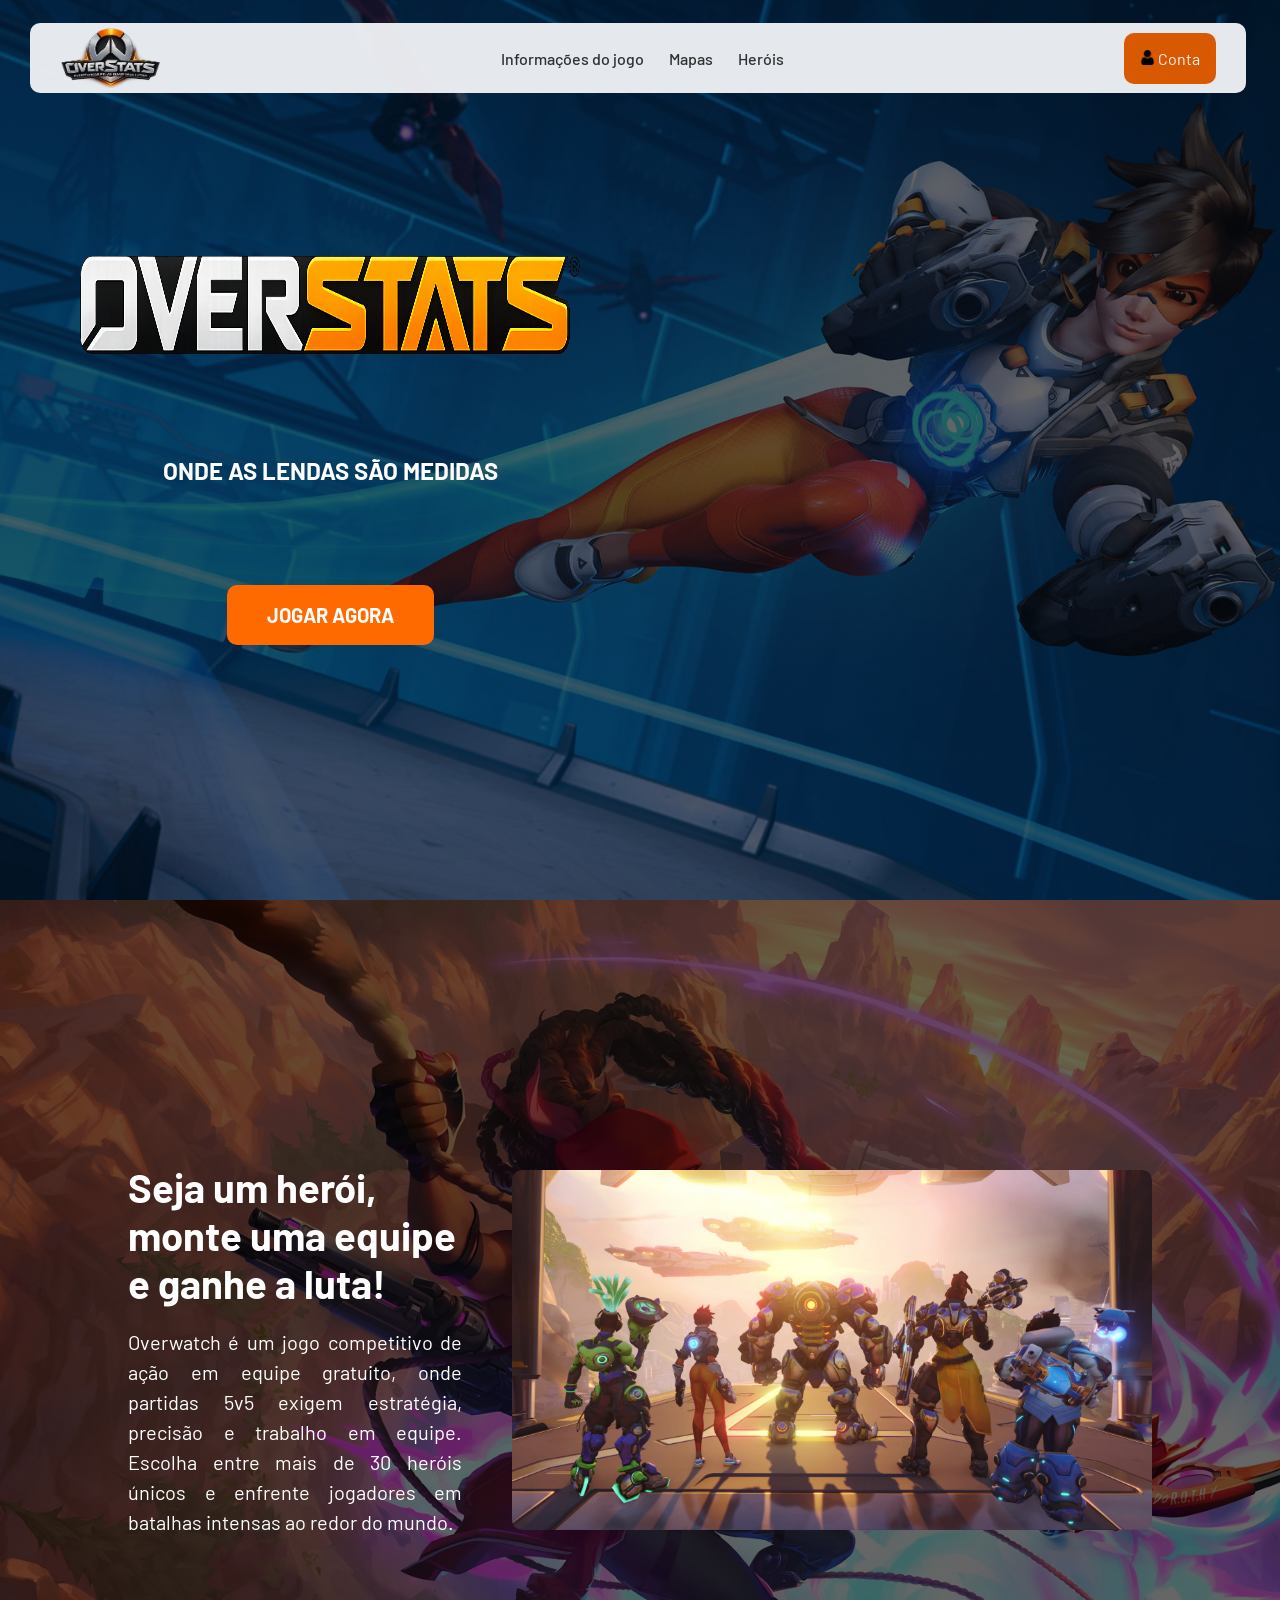
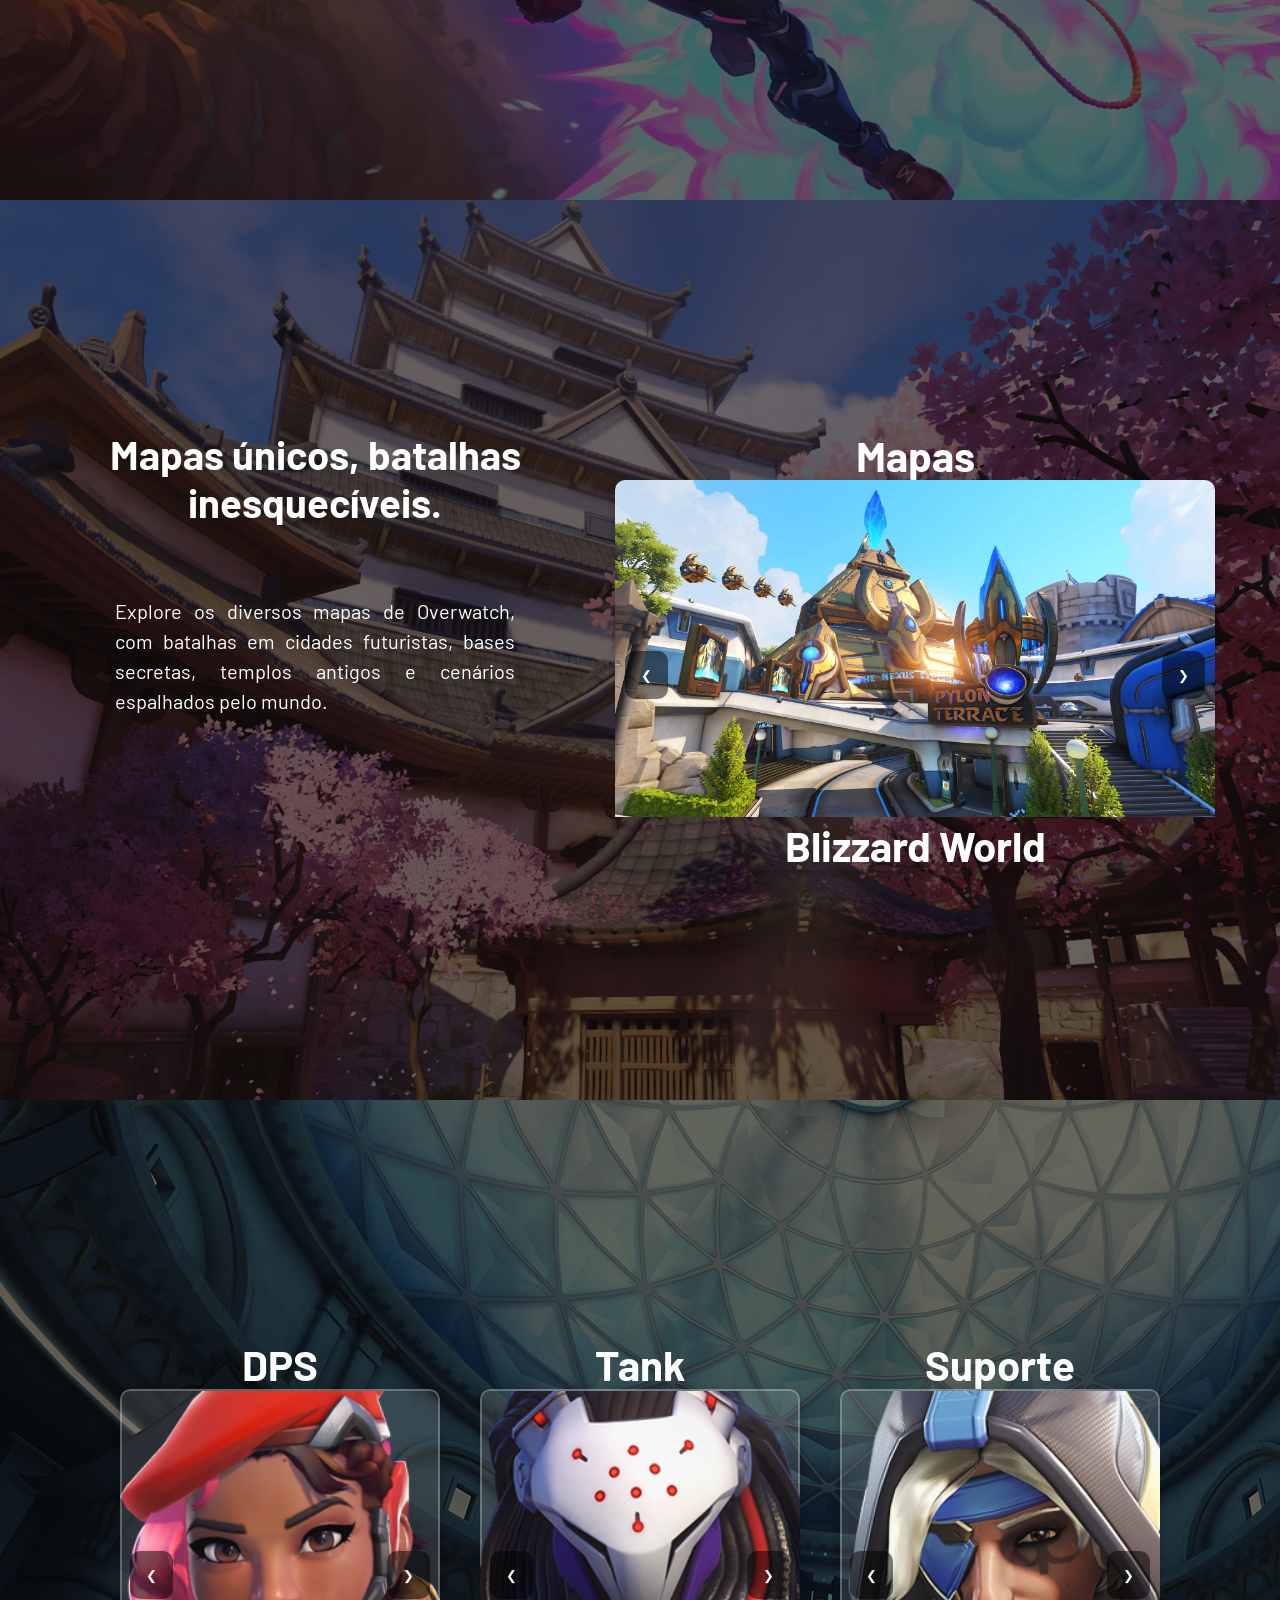
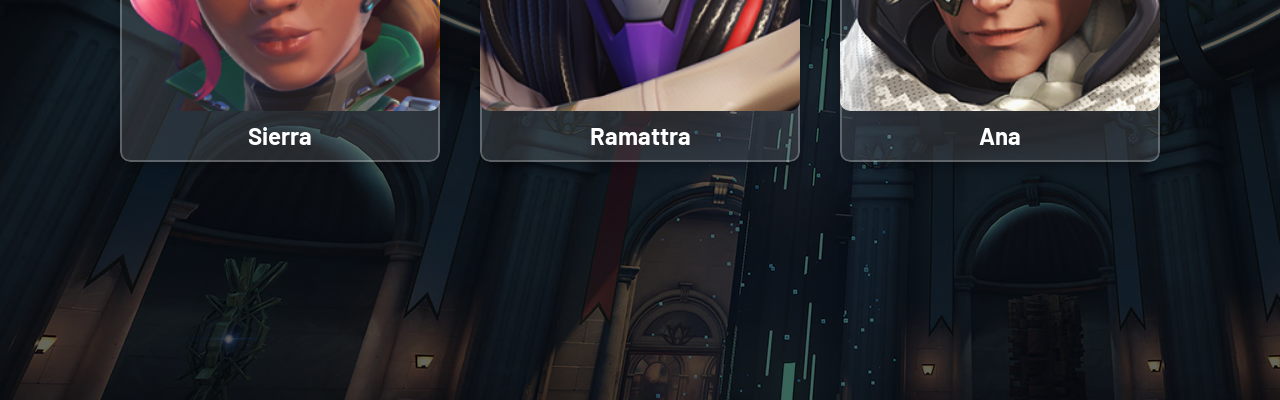
<file: public/index.html>
<!DOCTYPE html>
<html lang="pt-br">

<head>
  <meta charset="UTF-8">
  <meta http-equiv="X-UA-Compatible" content="IE=edge">
  <meta name="viewport" content="width=device-width, initial-scale=1.0">

  <title>OverStats | Página Inicial</title>

  <script src="./js/sessao.js"></script>

  <link rel="stylesheet" href="./css/style.css">
  <link rel="icon" href="./assets/icon/OverStats-logo.png">
  <link rel="preconnect" href="https://fonts.gstatic.com">
</head>

<body>
  <header class="header">
    <div class="logo">
      <a href="index.html" class="logo"><img src="assets/icon/overstats.png" alt="overwatch-logo"></a>
    </div>

    <nav class="menu">
      <a href="index.html#info-jogo">Informações do jogo</a>
      <a href="index.html#info-mapas">Mapas</a>
      <a href="index.html#info-hero">Heróis</a>
      <a href="cadastroHeroi.html" class="logado">Cadastro de Heróis</a>
    </nav>

    <div class="acao">
      <div class="dropdown">
        <button class="dropbtn"><img class="user-logo" src="./assets/icon/user.png"> Conta</button>
        <div class="dropdown-conteudo">
          <a href="login.html">Login</a>
          <a href="cadastro.html">Cadastrar-se</a>
          <a href="cadastroPartida.html" class="logado">Partidas</a>
          <a href="./dashboard/dashboard.html" class="logado">Dashboard</a>
          <a href="./index.html" class="btn-logout logado" onclick="limparSessao()">Sair</a>
        </div>
      </div>
    </div>
  </header>

  <main>
    <section id="info-jogar" class="secao secao1">
      <div class="conteudo">
        <img class="img-hero" src="./assets/imgs/OverStats-logotipo-colorido.png" alt="overwatch-logo">
        <h1 class="titulo-hero">ONDE AS LENDAS SÃO MEDIDAS</h1>
        <a href="./cadastro.html" class="btn-hero">JOGAR AGORA</a>
      </div>
    </section>
    <section id="info-jogo" class="secao secao2">
      <div class="conteudo-secao2">

        <div class="texto-secao2">
          <h1>Seja um herói, monte uma equipe e ganhe a luta!</h1>
          <p>
            Overwatch é um jogo competitivo de ação em equipe gratuito,
            onde partidas 5v5 exigem estratégia, precisão e trabalho em equipe.
            Escolha entre mais de 30 heróis únicos e enfrente jogadores em batalhas
            intensas ao redor do mundo.
          </p>
        </div>
        <div class="img-secao2">
          <img src="./assets/imgs/overwatch-fundo-hero.webp" alt="Overwatch personagens">
        </div>

      </div>
    </section>
    <section id="info-mapas" class="secao secao3">

      <div class="conteudo-secao3">

        <div class="texto-secao3">
          <h1>Mapas únicos, batalhas inesquecíveis.</h1>
          <p>
            Explore os diversos mapas de Overwatch, com batalhas em 
            cidades futuristas, bases secretas, templos antigos e cenários 
            espalhados pelo mundo.
          </p>
        </div>

      <div id="grupo-carrossel">

        <div class="titulo titulo-mapa">
          <p>Mapas</p>
        </div>


        <div class="carrossel-container">
          <button id="antes-mapas" class="seta seta-esquerda">&#10094;</button>

          <div class="carrossel-slide" id="slide-mapas">

            <div class="cards-foto">
              <img src="./assets/imgs/blizzardworld.png" alt="Blizzard World">
              <div class="texto">
                <p>Blizzard World</p>
              </div>
            </div>

            <div class="cards-foto">
              <img src="./assets/imgs/busan.png" alt="Busan">
              <div class="texto">
                <p>Busan</p>
              </div>
            </div>

            <div class="cards-foto">
              <img src="./assets/imgs/chateau.jpg" alt="chateau">
              <div class="texto">
                <p>Chateau</p>
              </div>
            </div>

            <div class="cards-foto">
              <img src="./assets/imgs/circuit-royal.png" alt="Imagem 4">
              <div class="texto">
                <p>Circuit Royal</p>
              </div>
            </div>

            <div class="cards-foto">
              <img src="./assets/imgs/havana.png" alt="Havana">
              <div class="texto">
                <p>havana</p>
              </div>
            </div>

            <div class="cards-foto">
              <img src="./assets/imgs/kanezaka.png" alt="Kanezaka">
              <div class="texto">
                <p>Kanezaka</p>
              </div>
            </div>

            <div class="cards-foto">
              <img src="./assets/imgs/new-queen-street.png" alt="Nova Queen Street">
              <div class="texto">
                <p>Nova Queen Street</p>
              </div>
            </div>
          </div>

          <button id="prox-mapas" class="seta seta-direita">&#10095;</button>
        </div>
      </div>
      </div>
      </div>

    </section>
    <section id="info-hero" class="secao secao4">

      <!-- primeiro carrossel -->

      <div id="grupo-carrossel">

        <div class="titulo titulo-heroi">
          <p>DPS</p>
        </div>


        <div class="carrossel-container">
          <button id="antes-dps" class="seta seta-esquerda">&#10094;</button>


          <div class="carrossel-slide" id="slide-dps">

            <div class="cards-foto">
              <img src="./assets/imgs/sierra-foto.png" alt="sierra">
              <div class="texto">
                <p>Sierra</p>
              </div>
            </div>

            <div class="cards-foto">
              <img src="./assets/imgs/anran-foto.png" alt="anran">
              <div class="texto">
                <p>Anran</p>
              </div>
            </div>

            <div class="cards-foto">
              <img src="./assets/imgs/ashe-foto.png" alt="ashe">
              <div class="texto">
                <p>Ashe</p>
              </div>
            </div>

            <div class="cards-foto">
              <img src="./assets/imgs/bastion-foto.png" alt="bastion">
              <div class="texto">
                <p>Bastion</p>
              </div>
            </div>

            <div class="cards-foto">
              <img src="./assets/imgs/cassidy-foto.png" alt="cassidy">
              <div class="texto">
                <p>Cassidy</p>
              </div>
            </div>

            <div class="cards-foto">
              <img src="./assets/imgs/echo-foto.png" alt="echo">
              <div class="texto">
                <p>Echo</p>
              </div>
            </div>

            <div class="cards-foto">
              <img src="./assets/imgs/emre-foto.png" alt="emre">
              <div class="texto">
                <p>Emre</p>
              </div>
            </div>

            <div class="cards-foto">
              <img src="./assets/imgs/freja-foto.png" alt="freja">
              <div class="texto">
                <p>Freja</p>
              </div>
            </div>

            <div class="cards-foto">
              <img src="./assets/imgs/genji-foto.png" alt="genji">
              <div class="texto">
                <p>Genji</p>
              </div>
            </div>

            <div class="cards-foto">
              <img src="./assets/imgs/hanzo-foto.png" alt="hanzo">
              <div class="texto">
                <p>Hanzo</p>
              </div>
            </div>

            <div class="cards-foto">
              <img src="./assets/imgs/junkrat-foto.png" alt="junkrat">
              <div class="texto">
                <p>Junkrat</p>
              </div>
            </div>

            <div class="cards-foto">
              <img src="./assets/imgs/mei-foto.png" alt="mei">
              <div class="texto">
                <p>Mei</p>
              </div>
            </div>

            <div class="cards-foto">
              <img src="./assets/imgs/pharah-foto.png" alt="pharah">
              <div class="texto">
                <p>Pharah</p>
              </div>
            </div>

            <div class="cards-foto">
              <img src="./assets/imgs/reaper-foto.png" alt="reaper">
              <div class="texto">
                <p>Reaper</p>
              </div>
            </div>

            <div class="cards-foto">
              <img src="./assets/imgs/sojourn-foto.png" alt="sojourn">
              <div class="texto">
                <p>Sojourn</p>
              </div>
            </div>

            <div class="cards-foto">
              <img src="./assets/imgs/soldado76-foto.png" alt="soldado-76">
              <div class="texto">
                <p>Soldado: 76</p>
              </div>
            </div>

            <div class="cards-foto">
              <img src="./assets/imgs/sombra-foto.png" alt="sombra">
              <div class="texto">
                <p>Sombra</p>
              </div>
            </div>

            <div class="cards-foto">
              <img src="./assets/imgs/symmetra-foto.png" alt="symmetra">
              <div class="texto">
                <p>Symmetra</p>
              </div>
            </div>

            <div class="cards-foto">
              <img src="./assets/imgs/torbjorn-foto.png" alt="torbjorn">
              <div class="texto">
                <p>Torbjörn</p>
              </div>
            </div>

            <div class="cards-foto">
              <img src="./assets/imgs/tracer-foto.png" alt="tracer">
              <div class="texto">
                <p>Tracer</p>
              </div>
            </div>

            <div class="cards-foto">
              <img src="./assets/imgs/vendetta-foto.png" alt="vendetta">
              <div class="texto">
                <p>Vendetta</p>
              </div>
            </div>

            <div class="cards-foto">
              <img src="./assets/imgs/venture-foto.png" alt="venture">
              <div class="texto">
                <p>Venture</p>
              </div>
            </div>

            <div class="cards-foto">
              <img src="./assets/imgs/widowmaker-foto.png" alt="widowmaker">
              <div class="texto">
                <p>Widowmaker</p>
              </div>

            </div>

          </div>

          <button id="prox-dps" class="seta seta-direita">&#10095;</button>
        </div>
      </div>




      <!-- segundo carrossel -->



      <div id="grupo-carrossel">

        <div class="titulo titulo-tank">
          <p>Tank</p>
        </div>


        <div class="carrossel-container">
          <button id="antes-tank" class="seta seta-esquerda">&#10094;</button>

          <div class="carrossel-slide" id="slide-tank">

            <div class="cards-foto">
              <img src="./assets/imgs/ramattra-foto.png" alt="ramattra">
              <div class="texto">
                <p>Ramattra</p>
              </div>
            </div>

            <div class="cards-foto">
              <img src="./assets/imgs/dva-foto.png" alt="d.va">
              <div class="texto">
                <p>D.va</p>
              </div>
            </div>

            <div class="cards-foto">
              <img src="./assets/imgs/domina-foto.png" alt="domina">
              <div class="texto">
                <p>Domina</p>
              </div>
            </div>

            <div class="cards-foto">
              <img src="./assets/imgs/doomfist-foto.png" alt="doomfist">
              <div class="texto">
                <p>Doomfist</p>
              </div>
            </div>

            <div class="cards-foto">
              <img src="./assets/imgs/hazard-foto.png" alt="hazard">
              <div class="texto">
                <p>Hazard</p>
              </div>
            </div>

            <div class="cards-foto">
              <img src="./assets/imgs/mauga-foto.png" alt="mauga">
              <div class="texto">
                <p>Mauga</p>
              </div>
            </div>

            <div class="cards-foto">
              <img src="./assets/imgs/orisa-foto.png" alt="orisa">
              <div class="texto">
                <p>Orisa</p>
              </div>
            </div>

            <div class="cards-foto">
              <img src="./assets/imgs/rainhaJunker-foto.png" alt="rainha-junker">
              <div class="texto">
                <p>Rainha Junker</p>
              </div>
            </div>

            <div class="cards-foto">
              <img src="./assets/imgs/reinhardt-foto.png" alt="reinhardt">
              <div class="texto">
                <p>Reinhardt</p>
              </div>
            </div>

            <div class="cards-foto">
              <img src="./assets/imgs/roadhog-foto.png" alt="raodhog">
              <div class="texto">
                <p>Roadhog</p>
              </div>
            </div>

            <div class="cards-foto">
              <img src="./assets/imgs/sigma-foto.png" alt="sigma">
              <div class="texto">
                <p>Sigma</p>
              </div>
            </div>

            <div class="cards-foto">
              <img src="./assets/imgs/winston-foto.png" alt="winston">
              <div class="texto">
                <p>Winston</p>
              </div>
            </div>

            <div class="cards-foto">
              <img src="./assets/imgs/wrecking-ball-foto.png" alt="wrecking-ball">
              <div class="texto">
                <p>Wrecking Ball</p>
              </div>
            </div>

            <div class="cards-foto">
              <img src="./assets/imgs/zarya-foto.png" alt="zarya">
              <div class="texto">
                <p>Zarya</p>
              </div>
            </div>
          </div>

          <button id="prox-tank" class="seta seta-direita">&#10095;</button>
        </div>
      </div>




      <!-- terceiro carrossel -->


      <div id="grupo-carrossel">

        <div class="titulo titulo-suporte">
          <p>Suporte</p>
        </div>


        <div class="carrossel-container">
          <button id="antes-suporte" class="seta seta-esquerda">&#10094;</button>

          <div class="carrossel-slide" id="slide-suporte">

            <div class="cards-foto">
              <img src="./assets/imgs/ana-foto.png" alt="ana">
              <div class="texto">
                <p>Ana</p>
              </div>
            </div>

            <div class="cards-foto">
              <img src="./assets/imgs/baptiste-foto.png" alt="baptiste">
              <div class="texto">
                <p>Baptiste</p>
              </div>
            </div>

            <div class="cards-foto">
              <img src="./assets/imgs/brigitte-foto.png" alt="brigitte">
              <div class="texto">
                <p>Brigitte</p>
              </div>
            </div>

            <div class="cards-foto">
              <img src="./assets/imgs/illari-foto.png" alt="illari">
              <div class="texto">
                <p>Illari</p>
              </div>
            </div>

            <div class="cards-foto">
              <img src="./assets/imgs/jetpack-cat-foto.png" alt="jetpack-cat">
              <div class="texto">
                <p>Jetpack Cat</p>
              </div>
            </div>

            <div class="cards-foto">
              <img src="./assets/imgs/juno-foto.png" alt="juno">
              <div class="texto">
                <p>Juno</p>
              </div>
            </div>

            <div class="cards-foto">
              <img src="./assets/imgs/kiriko-foto.png" alt="kiriko">
              <div class="texto">
                <p>Kiriko</p>
              </div>
            </div>

            <div class="cards-foto">
              <img src="./assets/imgs/lifeweaver-foto.png" alt="lifeweaver">
              <div class="texto">
                <p>Lifeweaver</p>
              </div>
            </div>

            <div class="cards-foto">
              <img src="./assets/imgs/lucio-foto.png" alt="lucio">
              <div class="texto">
                <p>Lúcio</p>
              </div>
            </div>

            <div class="cards-foto">
              <img src="./assets/imgs/roadhog-foto.png" alt="raodhog">
              <div class="texto">
                <p>Roadhog</p>
              </div>
            </div>

            <div class="cards-foto">
              <img src="./assets/imgs/mercy-foto.png" alt="mercy">
              <div class="texto">
                <p>Mercy</p>
              </div>
            </div>

            <div class="cards-foto">
              <img src="./assets/imgs/mizuki-foto.png" alt="mizuki">
              <div class="texto">
                <p>Mizuki</p>
              </div>
            </div>

            <div class="cards-foto">
              <img src="./assets/imgs/moira-foto.png" alt="moira">
              <div class="texto">
                <p>Moira</p>
              </div>
            </div>

            <div class="cards-foto">
              <img src="./assets/imgs/wuyang-foto.png" alt="wuyang">
              <div class="texto">
                <p>Wuyang</p>
              </div>
            </div>

            <div class="cards-foto">
              <img src="./assets/imgs/zenyatta-foto.png" alt="zenyatta">
              <div class="texto">
                <p>Zenyatta</p>
              </div>
            </div>

          </div>

          <button id="prox-suporte" class="seta seta-direita">&#10095;</button>
        </div>
      </div>

    </section>
  </main>

  <!-- <div class="footer">
    <div class="container">
      <h4>Feito com amor por aluno &hearts; SPTech &copy; 2023</h4>
      <span class="version">v1.0.0</span>
    </div>
  </div> -->
</body>

</html>
<script>

  function criarCarrossel(idAntes, idProx, idSlide) {
  const antesBtn = document.getElementById(idAntes);
  const proxBtn = document.getElementById(idProx);
  const slideContainer = document.getElementById(idSlide);

  const totalSlides = slideContainer.querySelectorAll('.cards-foto').length;

  let currentIndex = 0;

  function atualizarCarrossel() {
    const largura = slideContainer.parentElement.clientWidth;
    slideContainer.style.transform =  `translateX(-${currentIndex * largura}px)`;
  }

  proxBtn.onclick = function() {
    currentIndex = (currentIndex + 1) % totalSlides;
    atualizarCarrossel();
  };

  antesBtn.onclick = function() {
    currentIndex = (currentIndex - 1 + totalSlides) % totalSlides;
    atualizarCarrossel();
  };
}

  criarCarrossel('antes-mapas', 'prox-mapas', 'slide-mapas');
  criarCarrossel('antes-dps', 'prox-dps', 'slide-dps');
  criarCarrossel('antes-tank', 'prox-tank', 'slide-tank');
  criarCarrossel('antes-suporte', 'prox-suporte', 'slide-suporte');

</script>
</file>
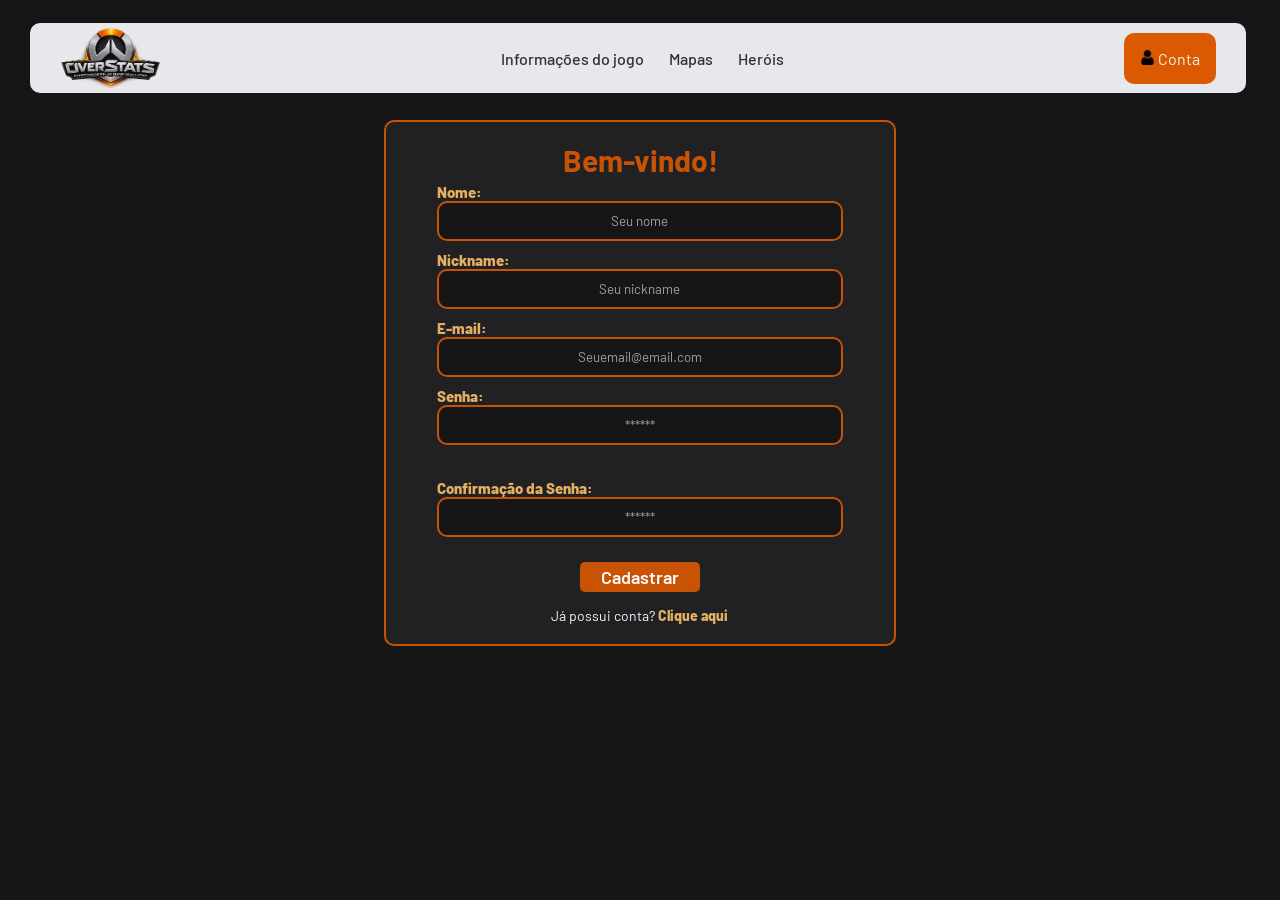
<file: public/cadastro.html>
<!DOCTYPE html>
<html lang="pt-br">

<head>
  <meta charset="UTF-8" />
  <meta http-equiv="X-UA-Compatible" content="IE=edge" />
  <meta name="viewport" content="width=device-width, initial-scale=1.0" />

  <title>OverStats | Cadastro</title>

  <script src="./js/sessao.js"></script>

  <!-- <link rel="stylesheet" href="./css/estilo.css" /> -->
  <link rel="stylesheet" href="./css/style.css" />
  <link rel="icon" href="./assets/icon/OverStats-logo.png">
  <link rel="preconnect" href="https://fonts.gstatic.com" />
</head>

<body class="cadastro">
  <!--header inicio-->
  <header class="header">
    <div class="logo">
      <a href="index.html" class="logo"><img src="assets/icon/overstats.png" alt="overwatch-logo"></a>
    </div>

    <nav class="menu">
      <a href="index.html#info-jogo">Informações do jogo</a>
      <a href="index.html#info-mapas">Mapas</a>
      <a href="index.html#info-hero">Heróis</a>
      <a href="cadastroHeroi.html" class="logado">Cadastro de Heróis</a>
    </nav>

    <div class="acao">
      <div class="dropdown">
        <button class="dropbtn"><img class="user-logo" src="./assets/icon/user.png"> Conta</button>
        <div class="dropdown-conteudo">
          <a href="login.html">Login</a>
          <a href="cadastro.html">Cadastrar-se</a>
          <a href="cadastroPartida.html" class="logado">Partidas</a>
          <a href="./dashboard/dashboard.html" class="logado">Dashboard</a>
        </div>
      </div>
    </div>
  </header>
  <!--header fim-->

  <div class="login">
    <div class="alerta_erro">
      <div class="card_erro" id="cardErro">
        <span id="mensagem_erro"></span>
      </div>
    </div>
    <div class="container">
      <div class="card card-cadastro">
        <h2>Bem-vindo!</h2>
        <div class="formulario">
          <!--
                         Para inserir mais um campo, copie uma das inputs abaixo.
                         Assim que inserir vá para o script abaixo.
                     -->
          <div class="campo">
            <span>Nome:</span>
            <input id="nome_input" type="text" placeholder="Seu nome" />
          </div>
          <div class="campo">
            <span>Nickname:</span>
            <input id="nickname_input" type="text" placeholder="Seu nickname" />
          </div>
          <div class="campo">
            <span>E-mail:</span>
            <input id="email_input" type="text" placeholder="Seuemail@email.com" />
          </div>
          <div class="campo">
            <span>Senha:</span>
            <input id="senha_input" type="password" placeholder="******" oninput="verificar()" />
            <div id="div_mensagem" class="mensagem-verificacao"></div>
          </div>
          <div class="campo">
            <span>Confirmação da Senha:</span>
            <input id="confirmacao_senha_input" type="password" placeholder="******" />
          </div>
          <button class="botao" onclick="cadastrar()">Cadastrar</button>
          <p class="link-formulario">Já possui conta? <a href="login.html">Clique aqui</a></p>
        </div>
        <div id="div_aguardar" class="loading-div">
          <img src="./assets/loading-overwatch.gif" id="loading-gif" />
        </div>

        <div id="div_erros_login"></div>
      </div>
    </div>
  </div>

</body>

</html>

<script>

  let criterios = 0;
function verificar() {
    let senha = senha_input.value;
    let tamanho = senha.length >= 8;
    let maiusculas = senha != senha.toLowerCase();
    let minusculas = senha != senha.toUpperCase();
    criterios = 0;

    if (tamanho) criterios++;
    if (maiusculas) criterios++;
    if (minusculas) criterios++;

    if (senha == "") {
        div_mensagem.innerHTML = "";
        return false;
    } else if (criterios == 3) {
        div_mensagem.innerHTML = `Senha forte!`;
        return true;
    } else if (criterios == 2 && senha.length > 4) {
        div_mensagem.innerHTML = `Senha média. Use maiúsculas, minúsculas e pelo menos 8 caracteres.`;
    } else if (criterios == 2) {
        div_mensagem.innerHTML = `Senha fraca. Use maiúsculas, minúsculas e pelo menos 8 caracteres.`;
    } else if (criterios == 1) {
        div_mensagem.innerHTML = `Senha insegura. Use maiúsculas, minúsculas e pelo menos 8 caracteres.`;
    } else {
        div_mensagem.innerHTML = `Senha insegura. Use maiúsculas, minúsculas e pelo menos 8 caracteres.`;
    }

    return false;
}

  // Array para armazenar empresas cadastradas para validação de código de ativação 
  let listaEmpresasCadastradas = [];

  function cadastrar() {
    // aguardar();

    //Recupere o valor da nova input pelo nome do id
    // Agora vá para o método fetch logo abaixo
    var nomeVar = nome_input.value;
    var nicknameVar = nickname_input.value;
    var emailVar = email_input.value;
    var senhaVar = senha_input.value;
    var confirmacaoSenhaVar = confirmacao_senha_input.value;

    // Verificando se há algum campo em branco
    if (
      nomeVar == "" ||
      nicknameVar == "" ||
      emailVar == "" ||
      senhaVar == "" ||
      confirmacaoSenhaVar == ""
        ) {
      cardErro.style.display = "block";
      mensagem_erro.innerHTML =
        "(Mensagem de erro para todos os campos em branco)";

      finalizarAguardar();
      return false;
    } else {
      setInterval(sumirMensagem, 5000);
    }

    if (!emailVar.includes("@") || !emailVar.includes(".")) {
      cardErro.style.display = "block";
      mensagem_erro.innerHTML = "Informe um e-mail válido.";
      return false;
    }

    if (!verificar()) {
      cardErro.style.display = "block";
      mensagem_erro.innerHTML = "A senha precisa ter maiúsculas, minúsculas e pelo menos 8 caracteres.";
      return false;
    }

    if (senhaVar != confirmacaoSenhaVar) {
      cardErro.style.display = "block";
      mensagem_erro.innerHTML = "As senhas não conferem.";
      return false;
    }

    // Enviando o valor da nova input
    fetch("/usuarios/cadastrar", {
      method: "POST",
      headers: {
        "Content-Type": "application/json",
      },
      body: JSON.stringify({
        // crie um atributo que recebe o valor recuperado aqui
        // Agora vá para o arquivo routes/usuario.js
        nomeServer: nomeVar,
        nicknameServer: nicknameVar,
        emailServer: emailVar,
        senhaServer: senhaVar
      }),
    })
      .then(function (resposta) {
        console.log("resposta: ", resposta);

        if (resposta.ok) {
          cardErro.style.display = "block";

          mensagem_erro.innerHTML =
            "Cadastro realizado com sucesso! Redirecionando para tela de Login...";

          setTimeout(() => {
            window.location = "login.html";
          }, "2000");

          limparFormulario();
          finalizarAguardar();
        } else {
          throw "Houve um erro ao tentar realizar o cadastro!";
        }
      })
      .catch(function (resposta) {
        console.log(`#ERRO: ${resposta}`);
        finalizarAguardar();
      });

    return false;
  }

  function sumirMensagem() {
    cardErro.style.display = "none";
  }
</script>
</file>
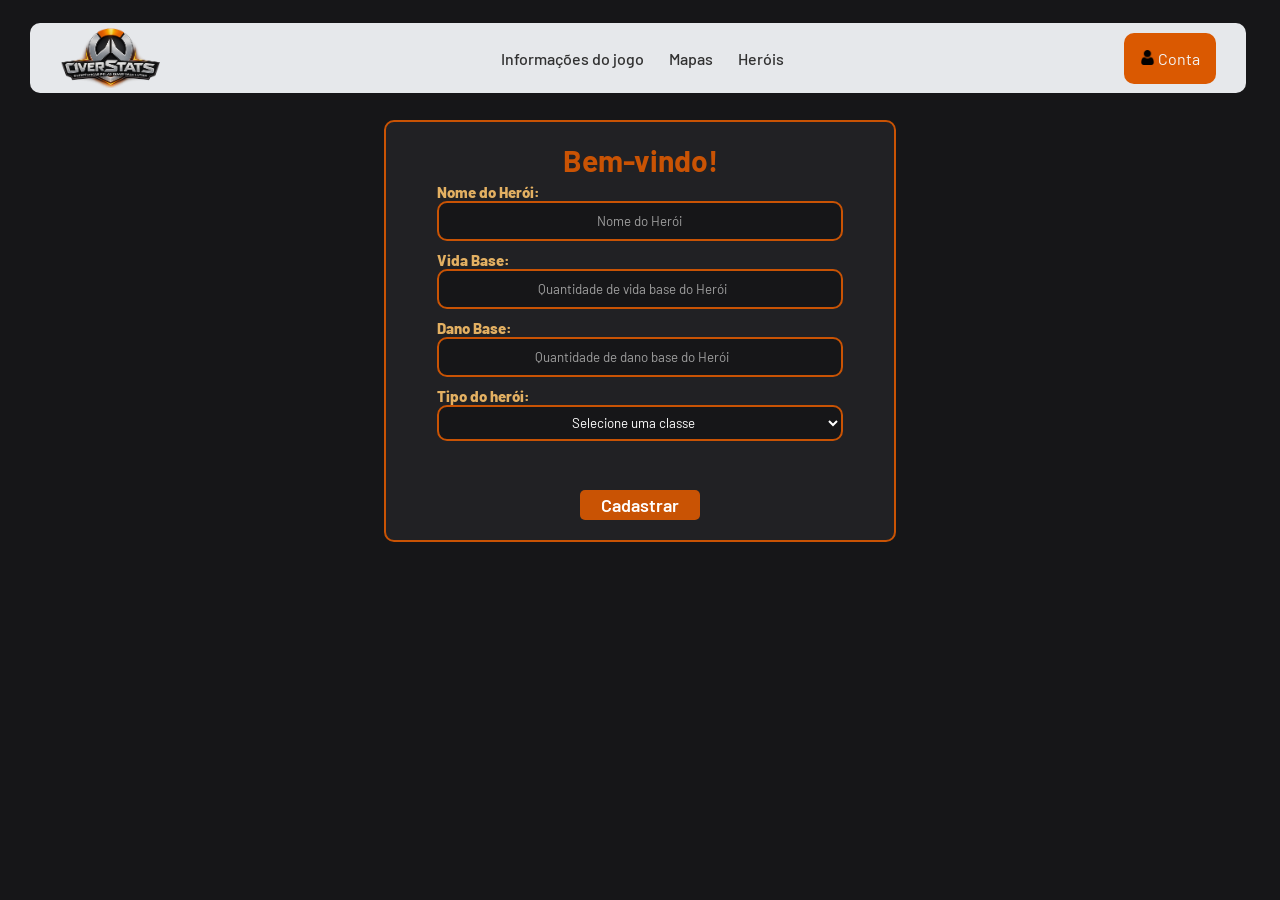
<file: public/cadastroHeroi.html>
<!DOCTYPE html>
<html lang="pt-br">

<head>
  <meta charset="UTF-8" />
  <meta http-equiv="X-UA-Compatible" content="IE=edge" />
  <meta name="viewport" content="width=device-width, initial-scale=1.0" />

  <title>OverStats | Cadastro de Herói</title>

  <script src="./js/sessao.js"></script>

  <!-- <link rel="stylesheet" href="./css/estilo.css" /> -->
  <link rel="stylesheet" href="./css/style.css" />
  <link rel="icon" href="./assets/icon/OverStats-logo.png">
  <link rel="preconnect" href="https://fonts.gstatic.com" />
</head>

<body class="cadastro">
  <!--header inicio-->
  <header class="header">
    <div class="logo">
      <a href="index.html" class="logo"><img src="assets/icon/overstats.png" alt="overwatch-logo"></a>
    </div>

    <nav class="menu">
      <a href="index.html#info-jogo">Informações do jogo</a>
      <a href="index.html#info-mapas">Mapas</a>
      <a href="index.html#info-hero">Heróis</a>
      <a href="cadastroHeroi.html" class="logado">Cadastro de Heróis</a>
    </nav>

    <div class="acao">
      <div class="dropdown">
        <button class="dropbtn"><img class="user-logo" src="./assets/icon/user.png"> Conta</button>
        <div class="dropdown-conteudo">
          <a href="login.html">Login</a>
          <a href="cadastro.html">Cadastrar-se</a>
          <a href="cadastroPartida.html" class="logado">Partidas</a>
          <a href="./dashboard/dashboard.html" class="logado">Dashboard</a>
        </div>
      </div>
    </div>
  </header>
  <!--header fim-->

  <div class="login">
    <div class="alerta_erro">
      <div class="card_erro" id="cardErro">
        <span id="mensagem_erro"></span>
      </div>
    </div>
    <div class="container">
      <div class="card card-cadastro">
        <h2>Bem-vindo!</h2>
        <div class="formulario">
          <!--
                         Para inserir mais um campo, copie uma das inputs abaixo.
                         Assim que inserir vá para o script abaixo.
                     -->
          <div class="campo">
            <span>Nome do Herói:</span>
            <input id="nomeHeroi_input" type="text" placeholder="Nome do Herói" oninput="verificar()" />
          </div>
          <div class="campo">
            <span>Vida Base:</span>
            <input id="vidaBase_input" type="number" placeholder="Quantidade de vida base do Herói" oninput="verificar()" />
          </div>
          <div class="campo">
            <span>Dano Base:</span>
            <input id="danoBase_input" type="number" placeholder="Quantidade de dano base do Herói" oninput="verificar()" />
          </div>
          <div class="campo">
            <span>Tipo do herói:</span>
            <select id="tipoHeroi_input" onchange="verificar()">
              <option value="" disabled selected>Selecione uma classe</option>
              <option value="Tank">Tank</option>
              <option value="DPS">DPS</option>
              <option value="Suporte">Suporte</option>
            </select>
          </div>

          <div id="div_mensagem" class="mensagem-verificacao"></div>

          <button class="botao" onclick="cadastrar()">Cadastrar</button>
        </div>
        <div id="div_aguardar" class="loading-div">
          <img src="./assets/loading-overwatch.gif" id="loading-gif" />
        </div>

        <div id="div_erros_login"></div>
      </div>
    </div>
  </div>

</body>

</html>

<script>

function verificar() {
    let nomeHeroi = nomeHeroi_input.value;
    let vidaBase = Number(vidaBase_input.value);
    let danoBase = Number(danoBase_input.value);
    let tipoHeroi = tipoHeroi_input.value;

    if (nomeHeroi == "" && vidaBase_input.value == "" && danoBase_input.value == "" && tipoHeroi == "") {
      div_mensagem.innerHTML = "";
      return false;
    }

    if (nomeHeroi.length < 2) {
      div_mensagem.innerHTML = "Informe um nome de herói com pelo menos 2 caracteres.";
      return false;
    }

    if (vidaBase <= 0 || vidaBase_input.value == "") {
      div_mensagem.innerHTML = "A vida base precisa ser maior que zero.";
      return false;
    }

    if (danoBase <= 0 || danoBase_input.value == "") {
      div_mensagem.innerHTML = "O dano base precisa ser maior que zero.";
      return false;
    }

    if (tipoHeroi == "") {
      div_mensagem.innerHTML = "Selecione o tipo do herói.";
      return false;
    }

    return true;
}

  function cadastrar() {
    // aguardar();

    //Recupere o valor da nova input pelo nome do id
    // Agora vá para o método fetch logo abaixo
    var nomeHeroi = nomeHeroi_input.value
    var vidaBase = vidaBase_input.value
    var danoBase = danoBase_input.value
    var tipoHeroi = tipoHeroi_input.value
    var fkUsuario = sessionStorage.ID_USUARIO;

    // Verificando se há algum campo em branco
    if (
      nomeHeroi == "" ||
      vidaBase == "" ||
      danoBase == "" ||
      tipoHeroi == ""
    ) {
      cardErro.style.display = "block";
      mensagem_erro.innerHTML =
        "(Mensagem de erro para todos os campos em branco)";

      finalizarAguardar();
      return false;
    } else {
      setInterval(sumirMensagem, 5000);
    }

    if (!verificar()) {
      cardErro.style.display = "block";
      mensagem_erro.innerHTML = "Preencha os dados do herói corretamente.";
      return false;
    }

    // Enviando o valor da nova input
    fetch("/herois/cadastrar", {
      method: "POST",
      headers: {
        "Content-Type": "application/json",
      },
      body: JSON.stringify({
        // crie um atributo que recebe o valor recuperado aqui
        // Agora vá para o arquivo routes/usuario.js
        nomeHeroiServer: nomeHeroi,
        fkUsuarioServer: fkUsuario,
        vidaBaseServer: vidaBase,
        danoBaseServer: danoBase,
        tipoHeroiServer: tipoHeroi
      }),
    })
      .then(function (resposta) {
        console.log("resposta: ", resposta);

        if (resposta.ok) {
          cardErro.style.display = "block";

          mensagem_erro.innerHTML =
            "Herói cadastrado com sucesso! Redirecionando para dashboard";

          setTimeout(() => {
            window.location = "../dashboard/dashboard.html";
          }, "2000");

          limparFormulario();
          finalizarAguardar();
        } else {
          throw "Houve um erro ao tentar realizar o cadastro!";
        }
      })
      .catch(function (resposta) {
        console.log(`#ERRO: ${resposta}`);
        finalizarAguardar();
      });

    return false;
  }

  function sumirMensagem() {
    cardErro.style.display = "none";
  }

    const linksLogados = document.querySelectorAll(".logado")

  if (sessionStorage.ID_USUARIO) {
  linksLogados.forEach((link) => {
    link.style.display = "block";
  })
}
</script>
</file>
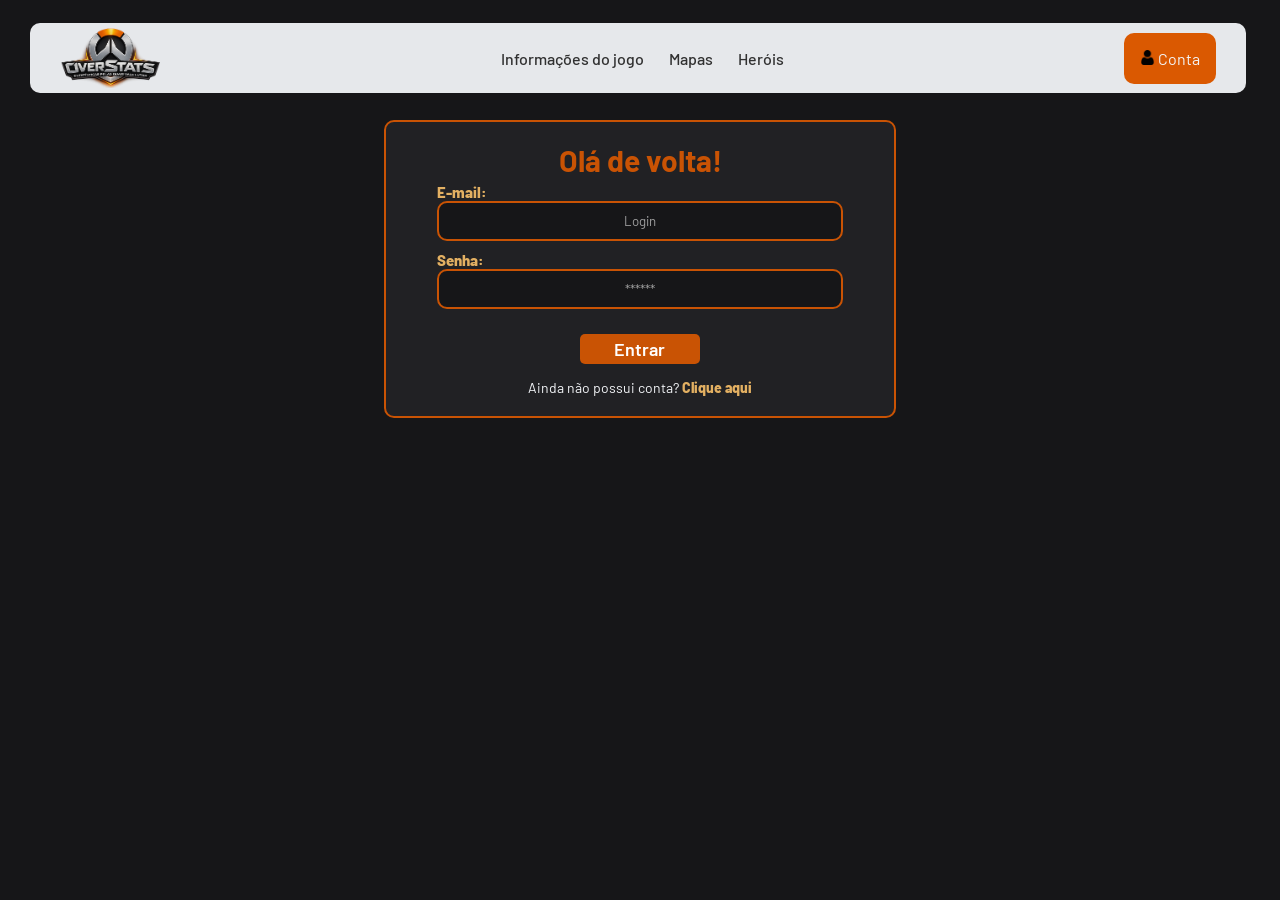
<file: public/cadastroPartida.html>
<!DOCTYPE html>
<html lang="pt-br">

<head>
    <meta charset="UTF-8" />
    <meta http-equiv="X-UA-Compatible" content="IE=edge" />
    <meta name="viewport" content="width=device-width, initial-scale=1.0" />

    <title>OverStats | Cadastro de Partida</title>

    <script src="./js/sessao.js"></script>

    <link rel="stylesheet" href="./css/style.css" />
  <link rel="icon" href="./assets/icon/OverStats-logo.png">
    <link rel="preconnect" href="https://fonts.gstatic.com" />
</head>

<body class="cadastro" onload="carregarHerois()">
    <header class="header">
    <div class="logo">
      <a href="index.html" class="logo"><img src="assets/icon/overstats.png" alt="overwatch-logo"></a>
    </div>

    <nav class="menu">
      <a href="index.html#info-jogo">Informações do jogo</a>
      <a href="index.html#info-mapas">Mapas</a>
      <a href="index.html#info-hero">Heróis</a>
      <a href="cadastroHeroi.html" class="logado">Cadastro de Heróis</a>
    </nav>

    <div class="acao">
      <div class="dropdown">
        <button class="dropbtn"><img class="user-logo" src="./assets/icon/user.png"> Conta</button>
        <div class="dropdown-conteudo">
          <a href="login.html">Login</a>
          <a href="cadastro.html">Cadastrar-se</a>
          <a href="cadastroPartida.html" class="logado">Partidas</a>
          <a href="./dashboard/dashboard.html" class="logado">Dashboard</a>
        </div>
      </div>
    </div>
  </header>

    <div class="login">
        <div class="alerta_erro">
            <div class="card_erro" id="cardErro">
                <span id="mensagem_erro"></span>
            </div>
        </div>

        <div class="container">
            <div class="card card-cadastro">
                <h2>Cadastro de Partida</h2>

                <div class="formulario">
                    <div class="campo">
                        <span>Herói usado:</span>
                        <select id="heroi_input">
                            <option value="">Selecione um herói</option>
                        </select>
                    </div>

                    <div class="campo">
                        <span>Eliminações:</span>
                        <input id="eliminacoes_input" type="number" placeholder="Quantidade de eliminações" />
                    </div>

                    <div class="campo">
                        <span>Mortes:</span>
                        <input id="mortes_input" type="number" placeholder="Quantidade de mortes" />
                    </div>

                    <div class="campo">
                        <span>Assistências:</span>
                        <input id="assistencias_input" type="number" placeholder="Quantidade de assistências" />
                    </div>

                    <div class="campo">
                        <span>Precisão geral (%):</span>
                        <input id="acerto_input" type="number" placeholder="Ex: 45" />
                    </div>

                    <div class="campo">
                        <span>Precisão crítica (%):</span>
                        <input id="critico_input" type="number" placeholder="Ex: 12" />
                    </div>

                    <div class="campo">
                        <span>Resultado da partida:</span>
                        <select id="resultadoPartida_input">
                            <option value="">Selecione o resultado</option>
                            <option value="1">Vitória</option>
                            <option value="0">Derrota</option>
                        </select>
                    </div>

                    <button class="botao" onclick="cadastrarPartida()">Cadastrar</button>
                </div>

                <div id="div_aguardar" class="loading-div">
                    <img src="./assets/loading-overwatch.gif" id="loading-gif" />
                </div>

                <div id="div_erros_login"></div>
            </div>
        </div>
    </div>
</body>

</html>

<script>
    if (!sessionStorage.ID_USUARIO) {
        window.location.href = "login.html";
    }

    function carregarHerois() {
        var idUsuario = sessionStorage.ID_USUARIO;

        fetch("/herois/listar-por-usuario", {
            method: "POST",
            headers: {
                "Content-Type": "application/json"
            },
            body: JSON.stringify({
                idUsuarioServer: idUsuario
            })
        })
            .then(function (resposta) {
                if (resposta.ok) {
                    resposta.json().then(function (herois) {
                        for (var i = 0; i < herois.length; i++) {
                            heroi_input.innerHTML += `
              <option value="${herois[i].idHeroi}">
                ${herois[i].nomeHeroi}
              </option>
            `;
                        }
                    });
                } else {
                    cardErro.style.display = "block";
                    mensagem_erro.innerHTML = "Erro ao carregar os heróis do usuário.";
                }
            })
            .catch(function (erro) {
                console.log(`#ERRO: ${erro}`);
            });
    }

    function cadastrarPartida() {
        var fkHeroi = Number(heroi_input.value);
        var eliminacoes = Number(eliminacoes_input.value);
        var mortes = Number(mortes_input.value);
        var assistencias = Number(assistencias_input.value);
        var acerto = Number(acerto_input.value);
        var critico = Number(critico_input.value);
        var resultadoPartida = Number(resultadoPartida_input.value);

        if (
            heroi_input.value == "" ||
            eliminacoes_input.value == "" ||
            mortes_input.value == "" ||
            assistencias_input.value == "" ||
            acerto_input.value == "" ||
            critico_input.value == "" ||
            resultadoPartida_input.value == ""
        ) {
            cardErro.style.display = "block";
            mensagem_erro.innerHTML = "(Mensagem de erro para todos os campos em branco)";
            finalizarAguardar();
            return false;
        } else {
            setInterval(sumirMensagem, 5000);
        }

        fetch("/partidas/cadastrar", {
            method: "POST",
            headers: {
                "Content-Type": "application/json",
            },
            body: JSON.stringify({
                fkHeroiServer: fkHeroi,
                eliminacoesServer: eliminacoes,
                mortesServer: mortes,
                assistenciasServer: assistencias,
                porcentagemAcertoServer: acerto,
                porcentagemCriticoServer: critico,
                resultadoPartidaServer: resultadoPartida
            }),
        })
            .then(function (resposta) {
                console.log("resposta: ", resposta);

                if (resposta.ok) {
                    cardErro.style.display = "block";
                    mensagem_erro.innerHTML = "Partida cadastrada com sucesso!";

                    heroi_input.value = "";
                    eliminacoes_input.value = "";
                    mortes_input.value = "";
                    assistencias_input.value = "";
                    acerto_input.value = "";
                    critico_input.value = "";
                } else {
                    throw "Houve um erro ao tentar cadastrar a partida!";
                }
            })
            .catch(function (resposta) {
                console.log(`#ERRO: ${resposta}`);
                finalizarAguardar();
            });

        return false;
    }

    function sumirMensagem() {
        cardErro.style.display = "none";
    }

      const linksLogados = document.querySelectorAll(".logado")

  if (sessionStorage.ID_USUARIO) {
  linksLogados.forEach((link) => {
    link.style.display = "block";
  })
}
</script>
</file>
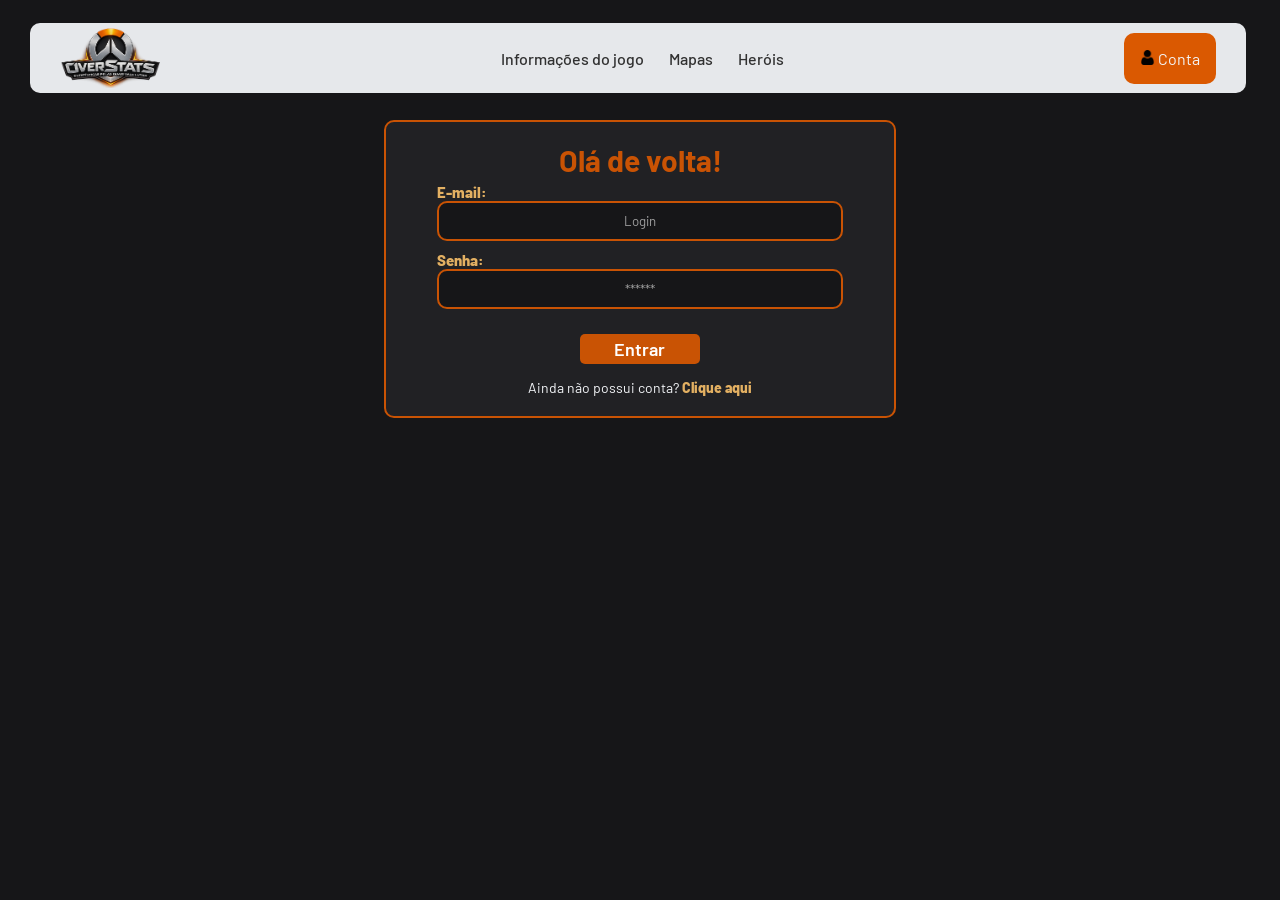
<file: public/login.html>
<!DOCTYPE html>
<html lang="pt-br">

<head>
    <meta charset="UTF-8">
    <meta http-equiv="X-UA-Compatible" content="IE=edge">
    <meta name="viewport" content="width=device-width, initial-scale=1.0">

    <title>OverStats | Login</title>

    <script src="./js/sessao.js"></script>

    <link rel="stylesheet" href="./css/style.css">
  <link rel="icon" href="./assets/icon/OverStats-logo.png">
    <link rel="preconnect" href="https://fonts.gstatic.com">
</head>

<body class="cadastro">

    <!--Header-->

    <header class="header">
    <div class="logo">
      <a href="index.html" class="logo"><img src="assets/icon/overstats.png" alt="overwatch-logo"></a>
    </div>

    <nav class="menu">
      <a href="index.html#info-jogo">Informações do jogo</a>
      <a href="index.html#info-mapas">Mapas</a>
      <a href="index.html#info-hero">Heróis</a>
      <a href="cadastroHeroi.html" class="logado">Cadastro de Heróis</a>
    </nav>

    <div class="acao">
      <div class="dropdown">
        <button class="dropbtn"><img class="user-logo" src="./assets/icon/user.png"> Conta</button>
        <div class="dropdown-conteudo">
          <a href="login.html">Login</a>
          <a href="cadastro.html">Cadastrar-se</a>
          <a href="cadastroPartida.html" class="logado">Partidas</a>
          <a href="./dashboard/dashboard.html" class="logado">Dashboard</a>
        </div>
      </div>
    </div>
  </header>


    <div class="login">
        <div class="alerta_erro">
            <div class="card_erro" id="cardErro">
                <span id="mensagem_erro"></span>
            </div>
        </div>
        <div class="container">
            <div class="card card-login">
                <h2>Olá de volta!</h2>
                <div class="formulario">
                    <div class="campo">
                        <span>E-mail:</span>
                        <input id="email_input" type="text" placeholder="Login">
                    </div>
                    <div class="campo">
                        <span>Senha:</span>
                        <input id="senha_input" type="password" placeholder="******">
                    </div>
                    <button class="botao" onclick="entrar()">Entrar</button>
                    <p class="link-formulario">Ainda não possui conta? <a href="cadastro.html">Clique aqui</a></p>
                </div>

                <div id="div_aguardar" class="loading-div">
                    <img src="./assets/loading-overwatch.gif" id="loading-gif">
                </div>

                <div id="div_erros_login"></div>
            </div>
        </div>
    </div>


</body>

</html>

<script>


    function entrar() {
        aguardar();

        var emailVar = email_input.value;
        var senhaVar = senha_input.value;

        if (emailVar == "" || senhaVar == "") {
            cardErro.style.display = "block"
            mensagem_erro.innerHTML = "(É necessário preencher os campos para efetuar o login)";
            finalizarAguardar();
            return false;
        }
        else {
            setInterval(sumirMensagem, 5000)
        }

        console.log("FORM LOGIN: ", emailVar);
        console.log("FORM SENHA: ", senhaVar);

        fetch("/usuarios/autenticar", {
            method: "POST",
            headers: {
                "Content-Type": "application/json"
            },
            body: JSON.stringify({
                emailServer: emailVar,
                senhaServer: senhaVar
            })
        }).then(function (resposta) {
            console.log("ESTOU NO THEN DO entrar()!")

            if (resposta.ok) {
                console.log(resposta);

                resposta.json().then(json => {
                    console.log(json);
                    console.log(JSON.stringify(json));
                    sessionStorage.EMAIL_USUARIO = json.email;
                    sessionStorage.NOME_USUARIO = json.nome;
                    sessionStorage.ID_USUARIO = json.id;
                    sessionStorage.NICKNAME_USUARIO = json.nickname;

                    setTimeout(function () {
                        window.location = "./index.html";
                    }, 3000); // apenas para exibir o loading

                });

            } else {

                console.log("Houve um erro ao tentar realizar o login!");

                resposta.text().then(texto => {
                    console.error(texto);
                    finalizarAguardar(texto);
                });
            }

        }).catch(function (erro) {
            console.log(erro);
        })

        return false;
    }

    function sumirMensagem() {
        cardErro.style.display = "none"
    }

  const linksLogados = document.querySelectorAll(".logado")

  if (sessionStorage.ID_USUARIO) {
  linksLogados.forEach((link) => {
    link.style.display = "block";
  })
}

</script>
</file>
<file: public/css/style.css>
@import url('https://fonts.googleapis.com/css2?family=Barlow:...');

* {
  margin: 0;
  padding: 0;
  box-sizing: border-box;
  font-family: 'Barlow', 'Segoe UI', 'Segoe UI', Tahoma, Geneva, Verdana, sans-serif;
}



:root {
  --tamanho-header: 80px;
  --tamanho-banner: calc(100vh - var(--tamanho-header) - var(--tamanho-footer) - 2px);
  --tamanho-simulador: calc(100vh - var(--tamanho-header) - var(--tamanho-footer) - 2px);
  --tamanho-login: calc(100vh - var(--tamanho-header) - var(--tamanho-footer) - 2px);
  --tamanho-footer: 65px;
}

.container {
  display: flex;
  width: 80%;
  margin: auto;
}

html {
  scroll-behavior: smooth;
}

.header {
  position: fixed;
  top: 23px;
  left: 30px;
  width: 95%;
  height: 70px;
  background: #f2f4f7;
  display: flex;
  align-items: center;
  justify-content: space-between;
  padding: 0 30px;
  z-index: 1000;
  border-radius: 10px;
  opacity: 95%;
}

.user-logo {
  width: 15px;
  height: 15px;
}

.logo {
  display: flex;
  align-items: center;
}

.logo img {
  width: 100px;
  height: auto;
}

.menu {
  display: flex;
  gap: 25px;
}

.menu a {
  text-decoration: none;
  color: #333;
  font-weight: 500;
  transition: 0.2s;
}

.menu a:hover {
  color: #c95304;
}

.dropbtn {
  background-color: #e55d00;
  color: white;
  padding: 16px;
  font-size: 16px;
  border: none;
  border-radius: 10px;
}

.dropdown {
  position: relative;
  display: inline-block;
}

.dropdown-conteudo {
  display: none;
  position: absolute;
  background-color: #f1f1f1;
  right: 5%;
  min-width: 160px;
  box-shadow: 0px 8px 16px 0px rgba(0, 0, 0, 0.2);
  z-index: 1;
}

.logado {
  display: none;
}

.dropdown-conteudo a {
  color: black;
  font-weight: bold;
  padding: 12px 16px;
  text-decoration: none;
  display: block;
  left: 550px;
}

.dropdown-conteudo a.logado {
  display: none;
}

.dropdown-conteudo a:hover {
  background-color: #ddd;
}

.dropdown:hover .dropdown-conteudo {
  display: block;
}

.dropdown:hover .dropbtn {
  background-color: #c95304;
}

.acao {
  display: flex;
  align-items: center;
  gap: 15px;
}

.acao a {
  text-decoration: none;
  font-weight: bold;
}

/* fim header */

.conteudo {
  display: flex;
  flex-direction: column;
  align-items: center;
  justify-content: center;
  gap: 100px;
  text-align: center;
}

.secao {
  min-height: 100vh;
  /*vh = 100% da altura da tela do usuário*/
  background-size: cover;
  background-position: center;
  background-repeat: no-repeat;
}

.secao1 {
  background: linear-gradient(rgba(0, 0, 0, 0.6), rgba(0, 0, 0, 0.6)), url("../assets/imgs/overwatch-fundo2.jpg");
  background-size: cover;
  background-position: center;
  display: flex;
  align-items: center;
  justify-content: flex-start;
  padding-left: 80px;
}

.img-hero {
  width: 500px;
  height: 100px;
}

.titulo-hero {
  color: white;
  align-items: center;
  font-weight: bold;
}

.btn-hero {
  padding: 18px 40px;
  font-size: 20px;
  font-weight: bold;
  border: none;
  border-radius: 10px;
  background: #ff6a00;
  color: white;
  cursor: pointer;
  transition: 0.3s;
  text-decoration: none;
}

.btn-hero:hover {
  background: #e55d00;
  transform: scale(1.05);
}

.secao2 {
  background: linear-gradient(rgba(0, 0, 0, 0.6), rgba(0, 0, 0, 0.6)), url("../assets/imgs/overwatch-fundo1.jpg");
  background-size: cover;
  background-position: center;
  display: flex;
  align-items: center;
  justify-content: center;
  min-height: 100vh;
}

.conteudo-secao2 {
  display: flex;
  align-items: center;
  justify-content: space-between;
  gap: 50px;
  width: 80%;
  margin: auto;
  color: white;
}

.texto-secao2 {
  flex: 1;
}

.texto-secao2 h1 {
  font-size: 40px;
  margin-bottom: 20px;
}

.secao2 p {
  text-align: justify;
  hyphens: auto;
}

.texto-secao2 p {
  font-size: 20px;
  line-height: 1.5;
}

.img-secao2 {
  flex: 1;
  display: flex;
  justify-content: center;
}

.img-secao2 img {
  width: 640px;
  height: auto;
  border-radius: 10px;
  transition: transform 0.3s ease, filter 0.3s ease;
}

.img-secao2 img:hover {
  box-shadow: 10px 10px 20px rgba(0, 0, 0, 0.3);
  filter: brightness(0.8);
  transform: scale(1.05);
}

.secao3 {
  background: linear-gradient(rgba(0, 0, 0, 0.6), rgba(0, 0, 0, 0.6)), url("../assets/imgs/hanamura.jpg");
  background-size: cover;
  background-position: center;
  display: flex;
  justify-content: center;
  align-items: center;
}

.conteudo-secao3 {
  display: flex;
  justify-content: space-between;
}

.texto-secao3 {
  flex: 1;
  width: 500px;
  margin-right: 50px;
  text-align: center;
}

.texto-secao3 h1 {
  font-size: 40px;
  margin-bottom: 20px;
  color: white;
}

.secao3 p {
  text-align: justify;
  hyphens: auto;
}

.texto-secao3 p {
  font-size: 20px;
  line-height: 1.5;
  color: white;
  width: 500px;
  padding: 50px;
}

.carrossel-container {
  position: relative;
  max-width: 600px;
  margin: auto;
  overflow: hidden;
  display: flex;
  align-items: center;
  border-radius: 10px;
  box-shadow: 0 4px 8px rgba(0, 0, 0, 0.2);
}

.carrossel-slide {
  display: flex;
  transition: transform 0.5s ease-in-out;
  width: 100%;
}

.carrossel-slide .cards-foto {
  min-width: 100%;
  box-sizing: border-box;
}

.carrossel-slide img {
  width: 600px;
  height: auto;
}

#slide-dps img,
#slide-tank img,
#slide-suporte img {
width: 320px;
  height: auto;
  border-radius: 10px;
  object-fit: contain;
  display: block;
}

#slide-dps .cards-foto,
#slide-tank .cards-foto,
#slide-suporte .cards-foto {
  min-width: 320px;
  display: flex;
  flex-direction: column;
  align-items: center;

  background-color: rgba(255, 255, 255, 0.12);
  border: 2px solid rgba(255, 255, 255, 0.25);
  border-radius: 10px;

  padding: 0 10px 10px 10px;
  box-sizing: border-box;
}

#slide-dps .cards-foto:hover, 
#slide-tank .cards-foto:hover,
#slide-suporte .cards-foto:hover {
  background-color: rgba(231, 203, 182, 0.25);
  transition: 0.3s;
  cursor: pointer;
}

.texto p {
  color: white;
  display: flex;
  justify-content: center;
  font-weight: bold;
  font-size: 42px;
}

#slide-dps .texto p,
#slide-tank .texto p,
#slide-suporte .texto p {
  font-size: 24px;
  margin-top: 10px;
  text-align: center;
}


.seta {
  position: absolute;
  top: 50%;
  transform: translateY(-50%);
  background-color: rgba(0, 0, 0, 0.5);
  color: white;
  border: none;
  padding: 16px;
  cursor: pointer;
  border-radius: 10px;
  z-index: 10;
}

.seta-esquerda {
  left: 10px;
}

.seta-direita {
  right: 10px;
}


.titulo {
  font-size: 42px;
  display: flex;
  font-weight: bold;
  color: white;
  text-align: center;
  justify-content: center;
}


.secao4 {
  background: linear-gradient(rgba(0, 0, 0, 0.6), rgba(0, 0, 0, 0.6)), url("../assets/imgs/rialto.jpg");
  display: flex;
  justify-content: center;
  align-items: center;
  gap: 40px;
}

.secao4 .carrossel-container {
  width: 320px;
  max-width: 320px;
}

/* Cadastro */

.cadastro {
  height: var(--tamanho-login);
  background-color: #161618;
  background-size: cover;
}

.login .container {
  justify-content: center;
  align-items: center;
  height: 100%;
}

.card {
  width: 50%;
  background-color: #212124;
  border-radius: 10px;
  display: flex;
  align-items: center;
  justify-content: space-evenly;
  color: #f2f4f7;
  flex-direction: column;
  height: fit-content;
  padding: 20px 0;
  margin-top: 120px;
  border: 2px solid #c95304;
}

.card h2 {
  margin: 0;
  font-size: 30px;
  color: #c95304;
}

.formulario {
  display: flex;
  height: 90%;
  width: 80%;
  justify-content: space-around;
  flex-direction: column;
}

.formulario span {
  font-size: 15px;
  font-weight: 800;
  color: #e3b062;
}

.formulario input {
  border: 2px solid #c95304;
  background-color: #161618;
  color: white;
  text-align: center;
  border-radius: 10px;
  margin: 0;
}

.formulario select {
  border: 2px solid #c95304;
  background-color: #161618;
  color: white;
  height: 36px;
  text-align: center;
  border-radius: 10px;
  margin: 0;
}

.formulario input::placeholder {
  color: #9f9f9f;
}

.mensagem-verificacao {
  min-height: 18px;
  margin-top: 6px;
  color: #e3b062;
  font-size: 13px;
  font-weight: 600;
  text-align: center;
}

.campo {
  display: flex;
  flex-direction: column;
  justify-content: start;
  padding: 5px 0;
}

.botao {
  cursor: pointer;
  font-family: "Barlow", sans-serif;
  border: 0;
  border-radius: 5px;
  font-weight: 600;
  font-size: 18px;
  color: #fff;
  background-color: #c95304;
  width: 120px;
  height: 30px;
  align-self: center;
  margin-top: 20px;
}

.botao:hover {
  background-color: #e55d00;
}

.link-formulario {
  margin-top: 15px;
  color: #f2f4f7;
  font-size: 14px;
  text-align: center;
}

.link-formulario a {
  color: #e3b062;
  font-weight: 800;
  text-decoration: none;
}

.link-formulario a:hover {
  color: #c95304;
}

.loading-div {
  width: 50px;
  margin: auto;
  display: none;
}

.loading-div img {
  height: 50px;
  width: 50px;
  border-radius: 20px;
}

#div_erros_login {
  display: none
}

/* FORMULARIO */

.alerta_erro {
  display: flex;
  justify-content: flex-end;
}

.card_erro {
  display: none;
  background-color: #212124;
  color: white;
  width: 230px;
  position: fixed;
  border-radius: 4px;
  border: #c95304 3px solid;
  padding: 10px;
  margin-right: 5%;
  margin-top: 10%;
}

.card_erro #mensagem_erro {
  font-weight: 500;
  font-size: 20px;
}

input {
  margin-bottom: 10px;
  border: 2px solid #c95304;
  background-color: #161618;
  color: white;
  padding: 10px;
  text-align: center;
  border-radius: 10px;
}
</file>
